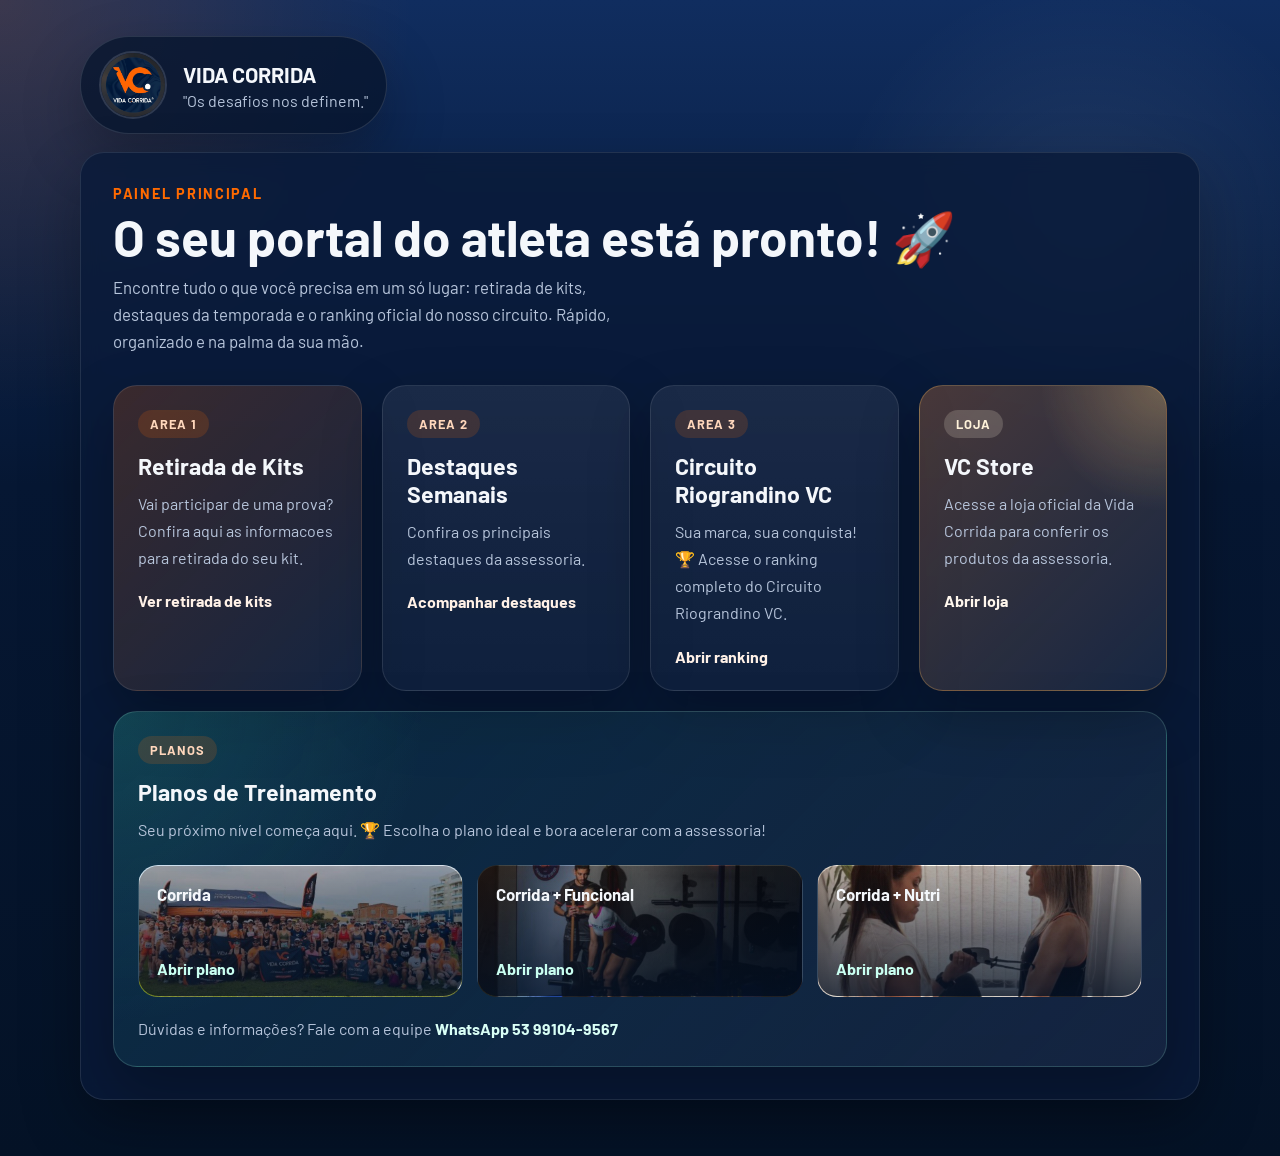
<file: index.html>
<!DOCTYPE html>
<html lang="pt-BR">
<head>
  <meta charset="UTF-8">
  <meta name="viewport" content="width=device-width, initial-scale=1.0">
  <title>Vida Corrida Assessoria</title>
  <link rel="preconnect" href="https://fonts.googleapis.com">
  <link rel="preconnect" href="https://fonts.gstatic.com" crossorigin>
  <link href="https://fonts.googleapis.com/css2?family=Barlow:wght@400;500;600;700&display=swap" rel="stylesheet">
  <link rel="stylesheet" href="styles.css">
</head>
<body>
  <main class="page home-page">
    <section class="brand-banner">
      <div class="brand-pill">
        <img src="assets/logo-vida-corrida.jpeg" alt="Logo Vida Corrida" class="brand-logo">
        <div>
          <p class="brand-name">VIDA CORRIDA</p>
          <p class="brand-subtitle">"Os desafios nos definem."</p>
        </div>
      </div>
    </section>

    <section class="panel home-hero">
      <p class="eyebrow">Painel principal</p>
      <h1>O seu portal do atleta está pronto! 🚀</h1>
      <p class="hero-text">
        Encontre tudo o que você precisa em um só lugar: retirada de kits, destaques da temporada e o ranking oficial do nosso circuito. Rápido, organizado e na palma da sua mão.
      </p>

      <div class="home-actions">
        <a href="retirada-kits.html" class="feature-card feature-card-primary">
          <span class="feature-tag">Area 1</span>
          <h2>Retirada de Kits</h2>
          <p>Vai participar de uma prova? Confira aqui as informacoes para retirada do seu kit.</p>
          <span class="feature-link">Ver retirada de kits</span>
        </a>

        <a href="destaques-semanais.html" class="feature-card">
          <span class="feature-tag">Area 2</span>
          <h2>Destaques Semanais</h2>
          <p>Confira os principais destaques da assessoria.</p>
          <span class="feature-link">Acompanhar destaques</span>
        </a>

        <a href="ranking-circuito-riograndino.html" class="feature-card">
          <span class="feature-tag">Area 3</span>
          <h2>Circuito Riograndino VC</h2>
          <p>Sua marca, sua conquista! 🏆 Acesse o ranking completo do Circuito Riograndino VC.</p>
          <span class="feature-link">Abrir ranking</span>
        </a>

        <a href="https://loja.menu/vcstore" class="feature-card feature-card-store" target="_blank" rel="noopener noreferrer">
          <span class="feature-tag">Loja</span>
          <h2>VC Store</h2>
          <p>Acesse a loja oficial da Vida Corrida para conferir os produtos da assessoria.</p>
          <span class="feature-link">Abrir loja</span>
        </a>

        <article class="feature-card feature-card-plans">
          <span class="feature-tag">Planos</span>
          <h2>Planos de Treinamento</h2>
          <p>Seu próximo nível começa aqui. 🏆 Escolha o plano ideal e bora acelerar com a assessoria!</p>

          <div class="plan-grid">
            <a href="https://treinus.place/sf/80/product/461-corrida" class="plan-card plan-card-running" target="_blank" rel="noopener noreferrer">
              <strong>Corrida</strong>
              <span>Abrir plano</span>
            </a>

            <a href="https://treinus.place/sf/80/product/504-corrida-funcional" class="plan-card plan-card-functional" target="_blank" rel="noopener noreferrer">
              <strong>Corrida + Funcional</strong>
              <span>Abrir plano</span>
            </a>

            <a href="https://treinus.place/sf/80/product/969-corrida-nutri" class="plan-card plan-card-nutri" target="_blank" rel="noopener noreferrer">
              <strong>Corrida + Nutri</strong>
              <span>Abrir plano</span>
            </a>
          </div>

          <p class="plan-help">
            Dúvidas e informações? Fale com a equipe
            <a href="https://wa.me/5553991049567" target="_blank" rel="noopener noreferrer">WhatsApp 53 99104-9567</a>
          </p>
        </article>
      </div>
    </section>
  </main>
</body>
</html>
</file>
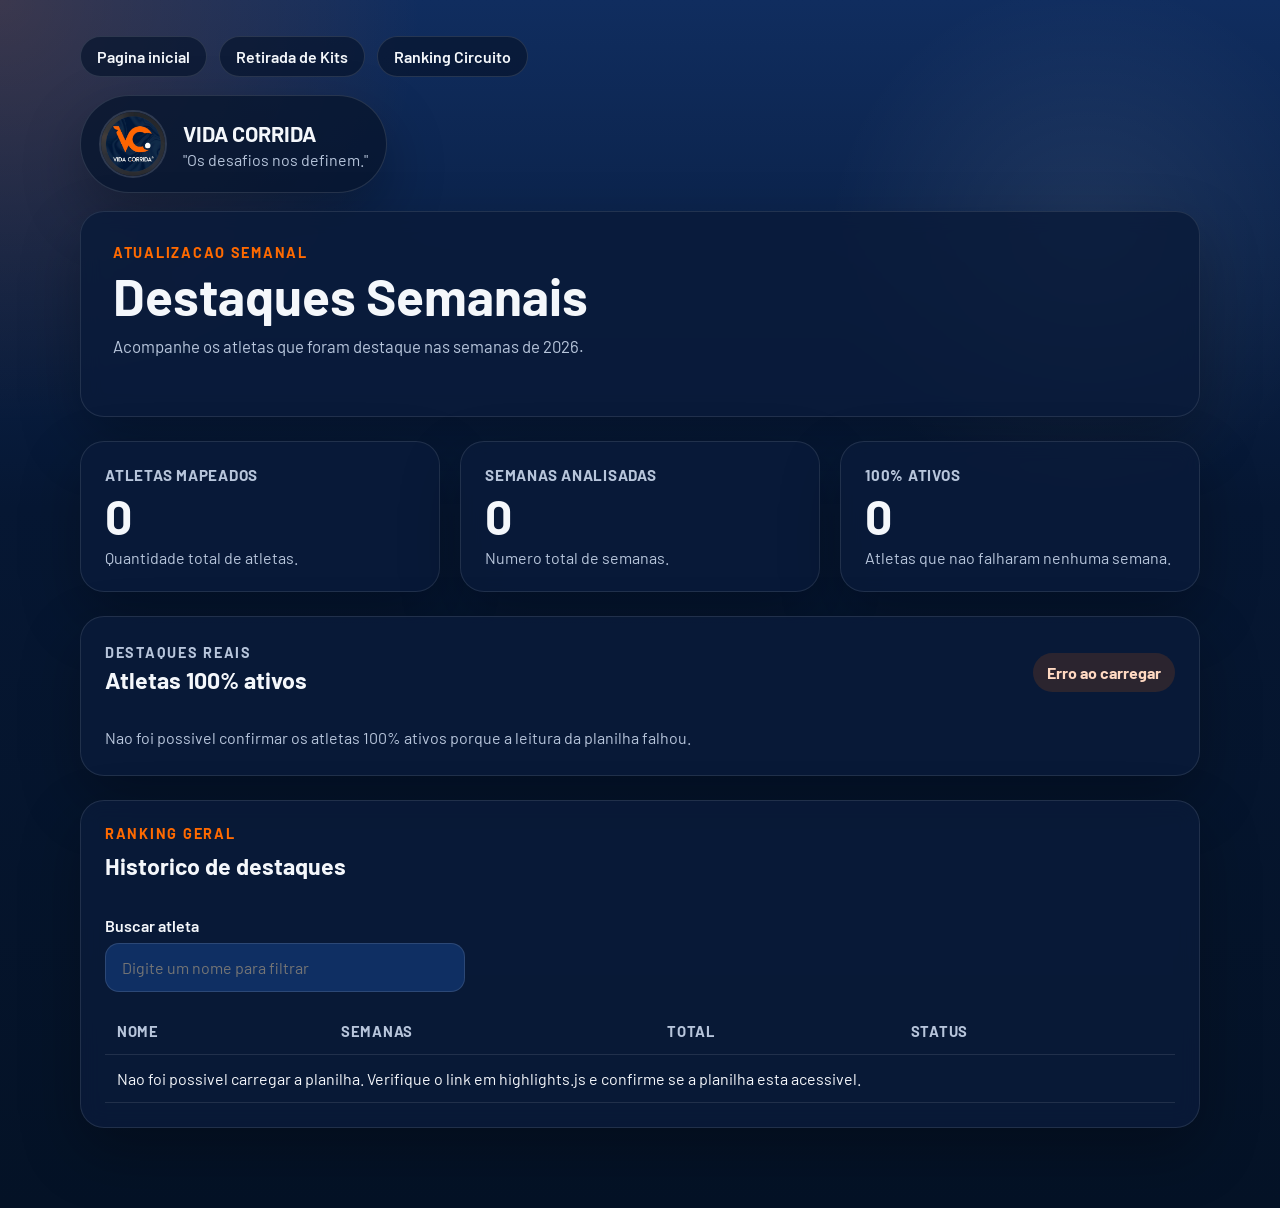
<file: destaques-semanais.html>
<!DOCTYPE html>
<html lang="pt-BR">
<head>
  <meta charset="UTF-8">
  <meta name="viewport" content="width=device-width, initial-scale=1.0">
  <title>Destaques Semanais</title>
  <link rel="preconnect" href="https://fonts.googleapis.com">
  <link rel="preconnect" href="https://fonts.gstatic.com" crossorigin>
  <link href="https://fonts.googleapis.com/css2?family=Barlow:wght@400;500;600;700&display=swap" rel="stylesheet">
  <link rel="stylesheet" href="styles.css">
</head>
<body>
  <main class="page">
    <nav class="top-nav" aria-label="Navegacao principal">
      <a href="index.html" class="nav-link">Pagina inicial</a>
      <a href="retirada-kits.html" class="nav-link">Retirada de Kits</a>
      <a href="ranking-circuito-riograndino.html" class="nav-link">Ranking Circuito</a>
    </nav>

    <section class="brand-banner">
      <div class="brand-pill">
        <img src="assets/logo-vida-corrida.jpeg" alt="Logo Vida Corrida" class="brand-logo">
        <div>
          <p class="brand-name">VIDA CORRIDA</p>
          <p class="brand-subtitle">"Os desafios nos definem."</p>
        </div>
      </div>
    </section>

    <section class="panel highlights-hero">
      <p class="eyebrow">Atualizacao semanal</p>
      <h1>Destaques Semanais</h1>
      <p class="hero-text">
        Acompanhe os atletas que foram destaque nas semanas de 2026.
      </p>
    </section>

    <section class="highlights-stat-grid">
      <article class="panel stat-card">
        <p class="stat-label">Atletas mapeados</p>
        <p id="athletes-count" class="stat-value">0</p>
        <p class="stat-support">Quantidade total de atletas.</p>
      </article>

      <article class="panel stat-card">
        <p class="stat-label">Semanas analisadas</p>
        <p id="weeks-count" class="stat-value">0</p>
        <p class="stat-support">Numero total de semanas.</p>
      </article>

      <article class="panel stat-card">
        <p class="stat-label">100% ativos</p>
        <p id="perfect-count" class="stat-value">0</p>
        <p class="stat-support">Atletas que nao falharam nenhuma semana.</p>
      </article>
    </section>

    <section class="panel highlight-card perfect-panel">
      <div class="overview-header">
        <div>
          <p class="eyebrow">Destaques reais</p>
          <h2>Atletas 100% ativos</h2>
        </div>
        <span id="sheet-status" class="count-badge">Aguardando informacoes</span>
      </div>

      <div id="perfect-list" class="perfect-list">
        <p class="empty-state">
          Assim que voce conectar a planilha, esta area vai mostrar quem esteve em destaque em todas as semanas.
        </p>
      </div>
    </section>

    <section class="panel table-panel highlights-table-panel">
      <div class="overview-header">
        <div>
          <p class="eyebrow">Ranking geral</p>
          <h2>Historico de destaques</h2>
        </div>
      </div>

      <label class="field search-field">
        <span>Buscar atleta</span>
        <input id="highlights-search" type="text" placeholder="Digite um nome para filtrar">
      </label>

      <div class="table-wrapper">
        <table>
          <thead>
            <tr>
              <th>Nome</th>
              <th>Semanas</th>
              <th>Total</th>
              <th>Status</th>
            </tr>
          </thead>
          <tbody id="highlights-table-body">
            <tr>
              <td colspan="4">Conecte a planilha para visualizar os dados.</td>
            </tr>
          </tbody>
        </table>
      </div>
    </section>
  </main>

  <script src="highlights.js"></script>
</body>
</html>
</file>
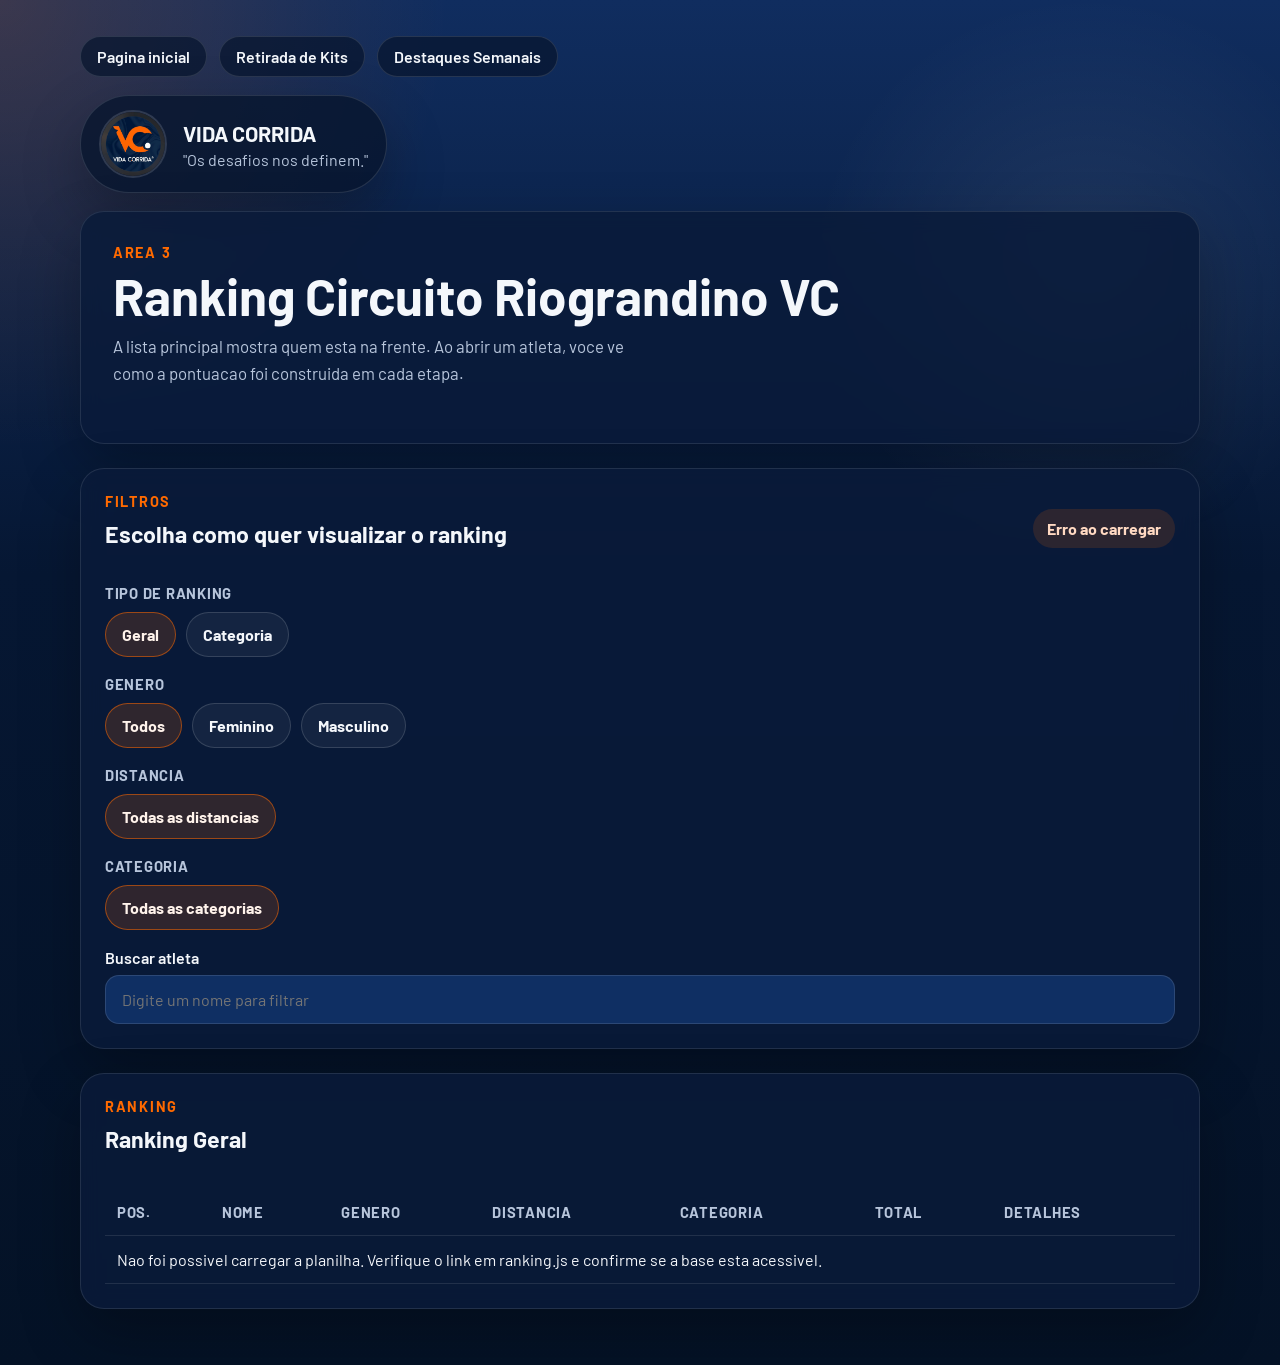
<file: ranking-circuito-riograndino.html>
<!DOCTYPE html>
<html lang="pt-BR">
<head>
  <meta charset="UTF-8">
  <meta name="viewport" content="width=device-width, initial-scale=1.0">
  <title>Ranking Circuito Riograndino VC</title>
  <link rel="preconnect" href="https://fonts.googleapis.com">
  <link rel="preconnect" href="https://fonts.gstatic.com" crossorigin>
  <link href="https://fonts.googleapis.com/css2?family=Barlow:wght@400;500;600;700&display=swap" rel="stylesheet">
  <link rel="stylesheet" href="styles.css">
</head>
<body>
  <main class="page">
    <nav class="top-nav" aria-label="Navegacao principal">
      <a href="index.html" class="nav-link">Pagina inicial</a>
      <a href="retirada-kits.html" class="nav-link">Retirada de Kits</a>
      <a href="destaques-semanais.html" class="nav-link">Destaques Semanais</a>
    </nav>

    <section class="brand-banner">
      <div class="brand-pill">
        <img src="assets/logo-vida-corrida.jpeg" alt="Logo Vida Corrida" class="brand-logo">
        <div>
          <p class="brand-name">VIDA CORRIDA</p>
          <p class="brand-subtitle">"Os desafios nos definem."</p>
        </div>
      </div>
    </section>

    <section class="panel ranking-hero">
      <p class="eyebrow">Area 3</p>
      <h1>Ranking Circuito Riograndino VC</h1>
      <p class="hero-text">
        A lista principal mostra quem esta na frente. Ao abrir um atleta, voce ve como a pontuacao foi construida em cada etapa.
      </p>
    </section>

    <section class="panel ranking-controls-panel">
      <div class="overview-header">
        <div>
          <p class="eyebrow">Filtros</p>
          <h2>Escolha como quer visualizar o ranking</h2>
        </div>
        <span id="ranking-sheet-status" class="count-badge">Aguardando planilha</span>
      </div>

      <div class="ranking-filters-stack">
        <div class="ranking-filter-block">
          <p class="ranking-filter-label">Tipo de ranking</p>
          <div class="ranking-view-toggle" role="tablist" aria-label="Tipos de ranking">
            <button type="button" class="toggle-button toggle-button-active" data-view="general">Geral</button>
            <button type="button" class="toggle-button" data-view="category">Categoria</button>
          </div>
        </div>

        <div class="ranking-filter-block">
          <p class="ranking-filter-label">Genero</p>
          <div class="ranking-view-toggle" role="tablist" aria-label="Filtro por genero">
            <button type="button" class="toggle-button toggle-button-active" data-gender="all">Todos</button>
            <button type="button" class="toggle-button" data-gender="FEM">Feminino</button>
            <button type="button" class="toggle-button" data-gender="MAS">Masculino</button>
          </div>
        </div>

        <div class="ranking-filter-block">
          <p class="ranking-filter-label">Distancia</p>
          <div id="ranking-distance-buttons" class="ranking-category-chips">
            <button type="button" class="toggle-button toggle-button-active" data-distance="all">Todas as distancias</button>
          </div>
        </div>

        <div class="ranking-filter-block">
          <p class="ranking-filter-label">Categoria</p>
          <div id="ranking-category-buttons" class="ranking-category-chips">
            <button type="button" class="toggle-button toggle-button-active" data-category="all">Todas as categorias</button>
          </div>
        </div>

        <label class="field ranking-search-field">
          <span>Buscar atleta</span>
          <input id="ranking-search" type="text" placeholder="Digite um nome para filtrar">
        </label>
      </div>
    </section>

    <section class="panel table-panel">
      <div class="overview-header">
        <div>
          <p class="eyebrow">Ranking</p>
          <h2 id="ranking-table-heading">Ranking Geral</h2>
        </div>
      </div>

      <div class="table-wrapper ranking-table-wrapper">
        <table>
          <thead>
            <tr>
              <th>Pos.</th>
              <th>Nome</th>
              <th>Genero</th>
              <th>Distancia</th>
              <th>Categoria</th>
              <th>Total</th>
              <th>Detalhes</th>
            </tr>
          </thead>
          <tbody id="ranking-table-body">
            <tr>
              <td colspan="7">Conecte a planilha para visualizar o ranking.</td>
            </tr>
          </tbody>
        </table>
      </div>

      <div id="ranking-card-list" class="ranking-card-list">
        <article class="ranking-athlete-card">
          <p class="ranking-card-empty">Conecte a planilha para visualizar o ranking.</p>
        </article>
      </div>
    </section>
  </main>

  <script src="ranking.js"></script>
</body>
</html>
</file>
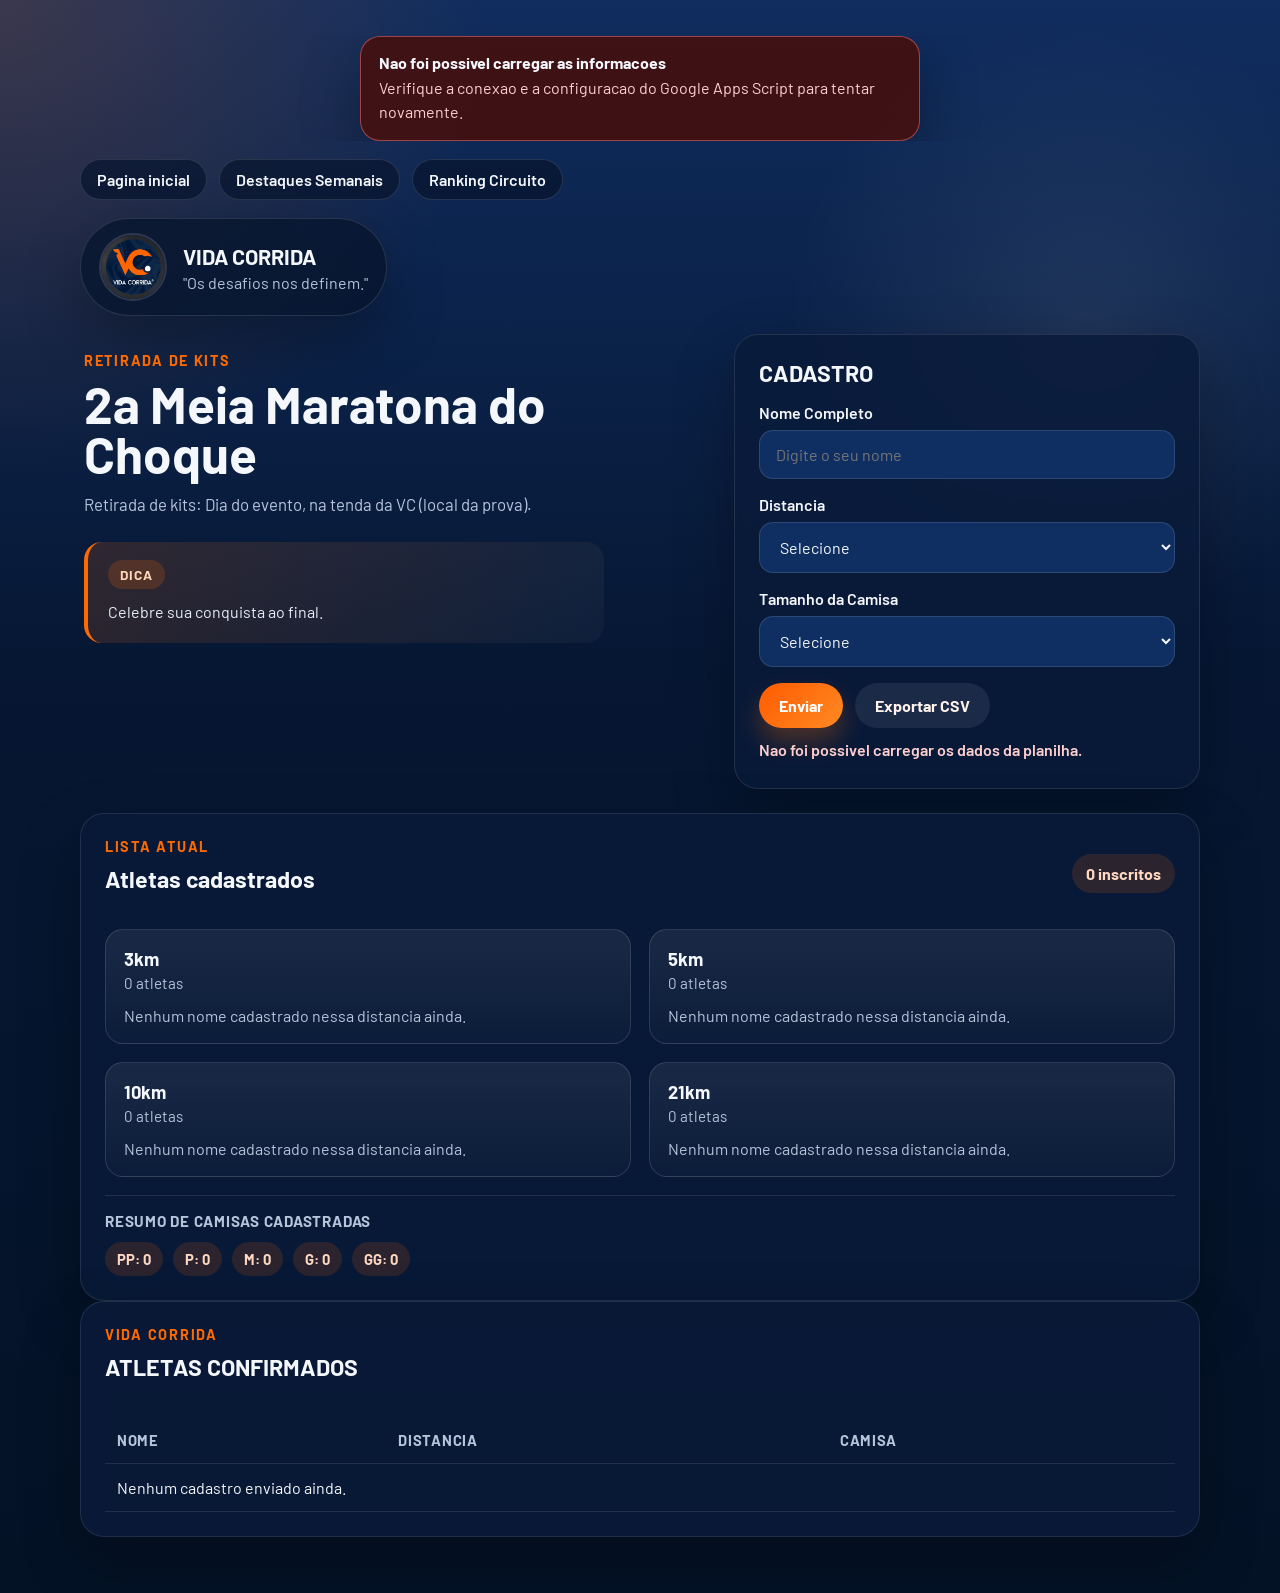
<file: retirada-kits.html>
<!DOCTYPE html>
<html lang="pt-BR">
<head>
  <meta charset="UTF-8">
  <meta name="viewport" content="width=device-width, initial-scale=1.0">
  <title>Retirada de Kits</title>
  <link rel="preconnect" href="https://fonts.googleapis.com">
  <link rel="preconnect" href="https://fonts.gstatic.com" crossorigin>
  <link href="https://fonts.googleapis.com/css2?family=Barlow:wght@400;500;600;700&display=swap" rel="stylesheet">
  <link rel="stylesheet" href="styles.css">
</head>
<body>
  <main class="page">
    <div id="status-box" class="status-box status-box-hidden" role="status" aria-live="polite" aria-atomic="true">
      <div class="status-box-panel">
        <span id="status-spinner" class="status-spinner" aria-hidden="true"></span>
        <div class="status-box-copy">
          <p id="status-box-title" class="status-box-title">Carregando informacoes...</p>
          <p id="status-box-text" class="status-box-text">Aguarde enquanto buscamos os dados atualizados.</p>
        </div>
      </div>
    </div>

    <nav class="top-nav" aria-label="Navegacao principal">
      <a href="index.html" class="nav-link">Pagina inicial</a>
      <a href="destaques-semanais.html" class="nav-link">Destaques Semanais</a>
      <a href="ranking-circuito-riograndino.html" class="nav-link">Ranking Circuito</a>
    </nav>

    <section class="brand-banner">
      <div class="brand-pill">
        <img src="assets/logo-vida-corrida.jpeg" alt="Logo Vida Corrida" class="brand-logo">
        <div>
          <p class="brand-name">VIDA CORRIDA</p>
          <p class="brand-subtitle">"Os desafios nos definem."</p>
        </div>
      </div>
    </section>

    <section class="hero">
      <div class="hero-copy">
        <p class="eyebrow">Retirada de Kits</p>
        <h1>2a Meia Maratona do Choque</h1>
        <p class="hero-text">
          Retirada de kits: Dia do evento, na tenda da VC (local da prova).
        </p>
        <div class="hero-highlight">
          <span class="highlight-label">DICA</span>
          <p>
            Celebre sua conquista ao final.
          </p>
        </div>
      </div>

      <div class="panel form-panel">
        <h2>CADASTRO</h2>

        <form id="kit-form" novalidate>
          <label class="field">
            <span>Nome Completo</span>
            <input id="fullName" name="fullName" type="text" placeholder="Digite o seu nome" required>
          </label>

          <label class="field">
            <span>Distancia</span>
            <select id="distance" name="distance" required>
              <option value="">Selecione</option>
              <option value="3km">3km</option>
              <option value="5km">5km</option>
              <option value="10km">10km</option>
              <option value="21km">21km</option>
            </select>
          </label>

          <label class="field">
            <span>Tamanho da Camisa</span>
            <select id="shirtSize" name="shirtSize" required>
              <option value="">Selecione</option>
              <option value="PP">PP</option>
              <option value="P">P</option>
              <option value="M">M</option>
              <option value="G">G</option>
              <option value="GG">GG</option>
            </select>
          </label>

          <div class="actions">
            <button type="submit" class="primary-button">Enviar</button>
            <button type="button" id="export-button" class="secondary-button">Exportar CSV</button>
          </div>

          <p id="form-message" class="form-message" aria-live="polite"></p>
        </form>
      </div>
    </section>

    <section class="panel overview">
      <div class="overview-header">
        <div>
          <p class="eyebrow">Lista atual</p>
          <h2>Atletas cadastrados</h2>
        </div>
        <span id="total-count" class="count-badge">0 inscritos</span>
      </div>

      <div id="distance-groups" class="distance-groups" aria-live="polite"></div>
      <div id="shirt-summary" class="shirt-summary" aria-live="polite"></div>
    </section>

    <section class="panel table-panel">
      <div class="overview-header">
        <div>
          <p class="eyebrow">VIDA CORRIDA</p>
          <h2>ATLETAS CONFIRMADOS</h2>
        </div>
      </div>

      <div class="table-wrapper">
        <table>
          <thead>
            <tr>
              <th>Nome</th>
              <th>Distancia</th>
              <th>Camisa</th>
            </tr>
          </thead>
          <tbody id="entries-table-body"></tbody>
        </table>
      </div>
    </section>
  </main>

  <script src="app.js"></script>
</body>
</html>
</file>
<file: styles.css>
:root {
  --bg: #061733;
  --bg-accent: #0d2653;
  --panel: rgba(10, 27, 58, 0.84);
  --panel-strong: #0f2f63;
  --text: #f4f7fb;
  --muted: #b7c5db;
  --line: rgba(255, 255, 255, 0.12);
  --brand: #ff6a00;
  --brand-strong: #ff7f24;
  --soft: rgba(255, 106, 0, 0.14);
  --shadow: 0 24px 60px rgba(0, 0, 0, 0.28);
  font-family: "Barlow", sans-serif;
}

* {
  box-sizing: border-box;
}

body {
  margin: 0;
  min-height: 100vh;
  color: var(--text);
  background:
    radial-gradient(circle at top left, rgba(255, 106, 0, 0.18), transparent 24%),
    radial-gradient(circle at 85% 20%, rgba(255, 255, 255, 0.08), transparent 18%),
    linear-gradient(180deg, #102d5f 0%, var(--bg) 42%, #041226 100%);
}

.page {
  width: min(1120px, calc(100% - 32px));
  margin: 0 auto;
  padding: 36px 0 56px;
}

.home-page {
  display: grid;
  align-content: center;
  min-height: 100vh;
}

.top-nav {
  display: flex;
  gap: 12px;
  flex-wrap: wrap;
  margin-bottom: 18px;
}

.nav-link {
  display: inline-flex;
  align-items: center;
  padding: 10px 16px;
  border: 1px solid rgba(255, 255, 255, 0.12);
  border-radius: 999px;
  background: rgba(7, 21, 46, 0.72);
  color: var(--text);
  text-decoration: none;
  font-weight: 600;
  transition: transform 0.2s ease, border-color 0.2s ease, background 0.2s ease;
}

.nav-link:hover {
  transform: translateY(-1px);
  border-color: rgba(255, 106, 0, 0.45);
  background: rgba(255, 106, 0, 0.12);
}

.brand-banner {
  margin-bottom: 18px;
}

.brand-pill {
  display: inline-flex;
  align-items: center;
  gap: 16px;
  padding: 14px 18px;
  border: 1px solid rgba(255, 255, 255, 0.12);
  border-radius: 999px;
  background: rgba(7, 21, 46, 0.78);
  box-shadow: var(--shadow);
}

.brand-logo {
  width: 68px;
  height: 68px;
  border-radius: 50%;
  object-fit: cover;
  border: 2px solid rgba(255, 255, 255, 0.14);
}

.brand-name {
  margin-bottom: 4px;
  font-size: 1.35rem;
  font-weight: 700;
}

.brand-subtitle {
  margin-bottom: 0;
  color: var(--muted);
}

.hero {
  display: grid;
  grid-template-columns: 1.15fr 0.85fr;
  gap: 24px;
  align-items: start;
  margin-bottom: 24px;
}

.home-hero,
.highlights-hero {
  padding: 32px;
}

.home-actions {
  display: grid;
  grid-template-columns: repeat(auto-fit, minmax(240px, 1fr));
  gap: 20px;
  margin-top: 30px;
}

.feature-card {
  display: block;
  padding: 24px;
  border: 1px solid rgba(255, 255, 255, 0.1);
  border-radius: 24px;
  background: linear-gradient(180deg, rgba(255, 255, 255, 0.07), rgba(255, 255, 255, 0.03));
  color: var(--text);
  text-decoration: none;
  box-shadow: var(--shadow);
  transition: transform 0.2s ease, border-color 0.2s ease, box-shadow 0.2s ease;
}

.feature-card:hover {
  transform: translateY(-3px);
  border-color: rgba(255, 106, 0, 0.35);
  box-shadow: 0 30px 70px rgba(0, 0, 0, 0.35);
}

.feature-card-primary {
  background: linear-gradient(135deg, rgba(255, 106, 0, 0.2), rgba(255, 255, 255, 0.05));
}

.feature-card-store {
  position: relative;
  overflow: hidden;
  border-color: rgba(255, 188, 92, 0.28);
  background:
    radial-gradient(circle at top right, rgba(255, 205, 120, 0.3), transparent 32%),
    linear-gradient(135deg, rgba(255, 146, 61, 0.26), rgba(255, 255, 255, 0.06));
}

.feature-card-store::before {
  content: "";
  position: absolute;
  inset: 0;
  background: linear-gradient(120deg, transparent 0%, rgba(255, 255, 255, 0.08) 45%, transparent 100%);
  transform: translateX(-100%);
  transition: transform 0.45s ease;
}

.feature-card-store:hover::before {
  transform: translateX(100%);
}

.feature-card-store .feature-tag {
  background: rgba(255, 243, 220, 0.18);
  color: #fff2da;
}

.feature-card-store .feature-link {
  color: #fff7ed;
}

.feature-card-plans {
  grid-column: 1 / -1;
  border-color: rgba(145, 214, 196, 0.22);
  background:
    radial-gradient(circle at top left, rgba(67, 201, 168, 0.16), transparent 28%),
    linear-gradient(135deg, rgba(10, 63, 83, 0.46), rgba(255, 255, 255, 0.05));
}

.plan-grid {
  display: grid;
  grid-template-columns: repeat(3, minmax(0, 1fr));
  gap: 14px;
  margin-top: 22px;
}

.plan-card {
  position: relative;
  display: grid;
  gap: 10px;
  align-content: space-between;
  min-height: 132px;
  padding: 18px;
  border: 1px solid rgba(255, 255, 255, 0.12);
  border-radius: 20px;
  overflow: hidden;
  background-color: rgba(255, 255, 255, 0.05);
  background-position: center;
  background-size: cover;
  background-repeat: no-repeat;
  color: var(--text);
  text-decoration: none;
  transition: transform 0.2s ease, border-color 0.2s ease, background 0.2s ease;
}

.plan-card::before {
  content: "";
  position: absolute;
  inset: 0;
  background:
    linear-gradient(180deg, rgba(4, 18, 38, 0.28) 0%, rgba(4, 18, 38, 0.8) 100%),
    linear-gradient(120deg, rgba(255, 106, 0, 0.12), rgba(6, 23, 51, 0.12));
}

.plan-card:hover {
  transform: translateY(-2px);
  border-color: rgba(67, 201, 168, 0.45);
}

.plan-card > * {
  position: relative;
  z-index: 1;
}

.plan-card strong {
  font-size: 1.05rem;
  line-height: 1.3;
}

.plan-card span {
  color: #c9fff1;
  font-weight: 700;
}

.plan-help {
  margin: 18px 0 0;
  color: var(--muted);
  line-height: 1.6;
}

.plan-help a {
  color: #d9fff6;
  font-weight: 700;
  text-decoration: none;
}

.plan-help a:hover {
  text-decoration: underline;
}

.plan-card-running {
  background-image: url("assets/plan-corrida.jpeg");
}

.plan-card-functional {
  background-image: url("assets/plan-corrida-funcional.jpeg");
}

.plan-card-nutri {
  background-image: url("assets/plan-corrida-nutri.jpeg");
}

.feature-card h2,
.highlight-card h2 {
  margin-bottom: 10px;
}

.feature-card p,
.highlight-card p {
  margin-bottom: 0;
  color: var(--muted);
  line-height: 1.7;
}

.feature-tag {
  display: inline-flex;
  margin-bottom: 14px;
  padding: 6px 12px;
  border-radius: 999px;
  background: rgba(255, 106, 0, 0.16);
  color: #ffd7bc;
  font-size: 0.8rem;
  font-weight: 700;
  letter-spacing: 0.08em;
  text-transform: uppercase;
}

.feature-link {
  display: inline-flex;
  margin-top: 20px;
  color: #fff1e7;
  font-weight: 700;
}

.eyebrow {
  margin: 0 0 10px;
  font-size: 0.9rem;
  font-weight: 700;
  letter-spacing: 0.12em;
  text-transform: uppercase;
  color: var(--brand);
}

.hero-copy {
  padding: 18px 6px 0 4px;
}

h1,
h2,
h3,
p {
  margin-top: 0;
}

h1 {
  margin-bottom: 12px;
  font-size: clamp(2rem, 4vw, 3.6rem);
  line-height: 0.98;
}

h2 {
  margin-bottom: 16px;
  font-size: 1.45rem;
}

.hero-text {
  max-width: 58ch;
  margin-bottom: 24px;
  color: var(--muted);
  font-size: 1.05rem;
  line-height: 1.6;
}

.hero-highlight {
  max-width: 520px;
  padding: 18px 20px;
  border-left: 4px solid var(--brand);
  border-radius: 18px;
  background: linear-gradient(135deg, rgba(255, 106, 0, 0.16), rgba(255, 255, 255, 0.03));
}

.highlight-label {
  display: inline-block;
  margin-bottom: 10px;
  padding: 6px 12px;
  border-radius: 999px;
  background: rgba(255, 106, 0, 0.18);
  color: #ffd7bc;
  font-size: 0.85rem;
  font-weight: 700;
  letter-spacing: 0.08em;
  text-transform: uppercase;
}

.hero-highlight p {
  margin-bottom: 0;
  color: #e6edf8;
  line-height: 1.6;
}

.panel {
  border: 1px solid rgba(255, 255, 255, 0.1);
  border-radius: 24px;
  background: var(--panel);
  box-shadow: var(--shadow);
  backdrop-filter: blur(10px);
}

.status-box {
  position: sticky;
  top: 18px;
  z-index: 20;
  display: flex;
  justify-content: center;
  max-height: 220px;
  margin-bottom: 18px;
  overflow: hidden;
  transition: opacity 0.25s ease, transform 0.25s ease, max-height 0.25s ease, margin-bottom 0.25s ease;
}

.status-box-hidden {
  opacity: 0;
  transform: translateY(-8px);
  max-height: 0;
  margin-bottom: 0;
  pointer-events: none;
}

.status-box-panel {
  display: flex;
  align-items: center;
  gap: 14px;
  width: min(100%, 560px);
  padding: 16px 18px;
  border: 1px solid rgba(255, 255, 255, 0.14);
  border-radius: 20px;
  background: rgba(7, 21, 46, 0.94);
  box-shadow: var(--shadow);
}

.status-box-info .status-box-panel {
  border-color: rgba(255, 255, 255, 0.14);
}

.status-box-success .status-box-panel {
  border-color: rgba(65, 201, 141, 0.55);
  background: rgba(8, 46, 35, 0.94);
}

.status-box-error .status-box-panel {
  border-color: rgba(255, 117, 117, 0.5);
  background: rgba(66, 18, 18, 0.94);
}

.status-spinner {
  width: 18px;
  height: 18px;
  flex: 0 0 18px;
  border: 2px solid rgba(255, 255, 255, 0.22);
  border-top-color: var(--brand);
  border-radius: 50%;
  animation: status-spin 0.8s linear infinite;
}

.status-spinner-hidden {
  display: none;
}

.status-box-title,
.status-box-text {
  margin-bottom: 0;
}

.status-box-title {
  font-size: 1rem;
  font-weight: 700;
}

.status-box-text {
  margin-top: 4px;
  color: var(--muted);
  line-height: 1.5;
}

.status-box-success .status-box-text {
  color: #d8ffef;
}

.status-box-error .status-box-text {
  color: #ffd0d0;
}

.form-panel,
.overview,
.table-panel {
  padding: 24px;
}

.field {
  display: block;
  margin-bottom: 16px;
}

.field span {
  display: block;
  margin-bottom: 8px;
  font-weight: 600;
}

input,
select,
button {
  font: inherit;
}

input,
select {
  width: 100%;
  border: 1px solid var(--line);
  border-radius: 14px;
  padding: 14px 16px;
  background: var(--panel-strong);
  color: var(--text);
  outline: none;
  transition: border-color 0.2s ease, box-shadow 0.2s ease, transform 0.2s ease;
}

input:focus,
select:focus {
  border-color: var(--brand);
  box-shadow: 0 0 0 4px rgba(29, 111, 95, 0.12);
  transform: translateY(-1px);
}

input:disabled,
select:disabled,
button:disabled {
  opacity: 0.68;
  cursor: not-allowed;
}

.actions {
  display: flex;
  gap: 12px;
  flex-wrap: wrap;
  margin-top: 8px;
}

.primary-button,
.secondary-button {
  border: none;
  border-radius: 999px;
  padding: 13px 20px;
  font-weight: 700;
  cursor: pointer;
  transition: transform 0.2s ease, opacity 0.2s ease, box-shadow 0.2s ease;
}

.primary-button {
  color: #fff;
  background: linear-gradient(135deg, #ff5b00 0%, #ff8a24 100%);
  box-shadow: 0 14px 26px rgba(255, 106, 0, 0.28);
}

.secondary-button {
  color: #fff3eb;
  background: rgba(255, 255, 255, 0.08);
}

.primary-button:hover,
.secondary-button:hover {
  transform: translateY(-1px);
}

.form-message {
  min-height: 24px;
  margin: 12px 0 0;
  font-weight: 600;
  color: #ffd6bd;
}

.overview-header {
  display: flex;
  justify-content: space-between;
  gap: 16px;
  align-items: center;
  margin-bottom: 20px;
}

.count-badge {
  padding: 10px 14px;
  border-radius: 999px;
  background: rgba(255, 106, 0, 0.14);
  color: #ffd9c2;
  font-weight: 700;
}

.distance-groups {
  display: grid;
  grid-template-columns: repeat(2, minmax(0, 1fr));
  gap: 18px;
  margin-bottom: 18px;
}

.distance-card {
  padding: 18px;
  border: 1px solid var(--line);
  border-radius: 18px;
  background: linear-gradient(180deg, rgba(255, 255, 255, 0.07), rgba(255, 255, 255, 0.02));
}

.distance-card h3 {
  margin-bottom: 4px;
  font-size: 1.15rem;
}

.distance-count {
  margin-bottom: 14px;
  color: var(--muted);
  font-size: 0.95rem;
}

.names-list {
  list-style: none;
  margin: 0;
  padding: 0;
  display: grid;
  gap: 10px;
}

.names-list li {
  display: block;
  padding-bottom: 10px;
  border-bottom: 1px dashed rgba(31, 35, 33, 0.12);
}

.athlete-line {
  font-weight: 600;
}

.shirt-summary {
  padding-top: 16px;
  border-top: 1px solid rgba(255, 255, 255, 0.1);
}

.shirt-summary-title {
  margin-bottom: 12px;
  color: var(--muted);
  font-size: 0.95rem;
  font-weight: 700;
  text-transform: uppercase;
  letter-spacing: 0.05em;
}

.shirt-summary-list {
  display: flex;
  gap: 10px;
  flex-wrap: wrap;
}

.shirt-summary-pill {
  padding: 8px 12px;
  border-radius: 999px;
  background: rgba(255, 106, 0, 0.14);
  color: #ffd8c2;
  font-size: 0.92rem;
  font-weight: 700;
}

.empty-state {
  margin: 0;
  color: var(--muted);
}

.table-wrapper {
  overflow-x: auto;
}

.highlight-note {
  margin-top: 24px;
}

.ranking-hero {
  padding: 32px;
  margin-bottom: 24px;
}

.ranking-controls-panel {
  padding: 24px;
  margin-bottom: 24px;
}

.ranking-filters-stack {
  display: grid;
  gap: 18px;
}

.ranking-filter-block {
  display: grid;
  gap: 10px;
}

.ranking-filter-label {
  margin-bottom: 0;
  color: var(--muted);
  font-size: 0.92rem;
  font-weight: 700;
  text-transform: uppercase;
  letter-spacing: 0.05em;
}

.ranking-view-toggle {
  display: flex;
  gap: 10px;
  flex-wrap: wrap;
}

.ranking-search-field {
  margin-bottom: 0;
}

.ranking-category-chips {
  display: flex;
  gap: 10px;
  flex-wrap: wrap;
}

.ranking-category-button {
  padding-inline: 14px;
}

.ranking-detail-button {
  min-width: 132px;
}

.toggle-button {
  border: 1px solid rgba(255, 255, 255, 0.14);
  border-radius: 999px;
  padding: 12px 16px;
  background: rgba(255, 255, 255, 0.05);
  color: var(--text);
  font-weight: 700;
  cursor: pointer;
  transition: transform 0.2s ease, border-color 0.2s ease, background 0.2s ease;
}

.toggle-button:hover {
  transform: translateY(-1px);
  border-color: rgba(255, 106, 0, 0.35);
}

.toggle-button-active {
  border-color: rgba(255, 106, 0, 0.52);
  background: rgba(255, 106, 0, 0.16);
  color: #fff3eb;
}

.ranking-chip {
  display: inline-flex;
  align-items: center;
  padding: 8px 12px;
  border-radius: 999px;
  background: rgba(255, 255, 255, 0.08);
  color: var(--text);
  font-size: 0.9rem;
  font-weight: 700;
}

.ranking-chip-strong {
  background: rgba(255, 106, 0, 0.16);
  color: #ffd8c2;
}

.ranking-position {
  display: inline-flex;
  align-items: center;
  justify-content: center;
  min-width: 40px;
  padding: 8px 10px;
  border-radius: 999px;
  background: rgba(255, 106, 0, 0.14);
  color: #ffd9c2;
  font-weight: 700;
}

.ranking-points {
  font-weight: 700;
}

.ranking-detail-row td {
  padding-top: 0;
}

.ranking-detail-panel,
.ranking-card-details {
  display: grid;
  gap: 12px;
  margin-top: 14px;
  padding: 16px;
  border: 1px solid rgba(255, 255, 255, 0.08);
  border-radius: 18px;
  background: rgba(255, 255, 255, 0.03);
}

.ranking-stage-detail-item {
  display: flex;
  justify-content: space-between;
  gap: 16px;
  align-items: center;
  padding: 12px 0;
  border-bottom: 1px solid rgba(255, 255, 255, 0.08);
}

.ranking-stage-detail-item:last-child {
  padding-bottom: 0;
  border-bottom: none;
}

.ranking-stage-detail-title {
  margin-bottom: 4px;
  font-size: 1rem;
  font-weight: 700;
}

.ranking-stage-detail-meta {
  margin-bottom: 0;
  color: var(--muted);
  font-size: 0.9rem;
}

.ranking-stage-detail-points {
  display: flex;
  gap: 10px;
  flex-wrap: wrap;
  justify-content: flex-end;
}

.ranking-card-list {
  display: none;
  gap: 14px;
}

.ranking-athlete-card {
  padding: 18px;
  border: 1px solid rgba(255, 255, 255, 0.1);
  border-radius: 20px;
  background: linear-gradient(180deg, rgba(255, 255, 255, 0.07), rgba(255, 255, 255, 0.03));
}

.ranking-athlete-card-top {
  display: grid;
  grid-template-columns: auto 1fr auto;
  gap: 12px;
  align-items: center;
}

.ranking-athlete-main {
  min-width: 0;
}

.ranking-athlete-name {
  margin-bottom: 4px;
  font-size: 1.05rem;
  font-weight: 700;
}

.ranking-athlete-meta {
  margin-bottom: 0;
  color: var(--muted);
  font-size: 0.9rem;
  line-height: 1.4;
}

.ranking-athlete-total {
  text-align: right;
}

.ranking-athlete-total-label {
  display: block;
  margin-bottom: 4px;
  color: var(--muted);
  font-size: 0.78rem;
  font-weight: 700;
  text-transform: uppercase;
  letter-spacing: 0.06em;
}

.ranking-athlete-card-bottom {
  display: flex;
  gap: 10px;
  flex-wrap: wrap;
  margin-top: 14px;
}

.ranking-card-empty {
  margin: 0;
  color: var(--muted);
}

.highlights-stat-grid {
  display: grid;
  grid-template-columns: repeat(3, minmax(0, 1fr));
  gap: 20px;
  margin: 24px 0;
}

.stat-card {
  padding: 24px;
}

.stat-label {
  margin-bottom: 8px;
  color: var(--muted);
  font-size: 0.95rem;
  font-weight: 700;
  text-transform: uppercase;
  letter-spacing: 0.05em;
}

.stat-value {
  margin-bottom: 8px;
  font-size: clamp(2rem, 4vw, 3rem);
  font-weight: 700;
  line-height: 1;
}

.stat-support {
  margin-bottom: 0;
  color: var(--muted);
}

.perfect-panel,
.highlights-table-panel {
  margin-bottom: 24px;
}

.perfect-list {
  display: flex;
  flex-wrap: wrap;
  gap: 12px;
}

.perfect-name-pill {
  display: inline-flex;
  align-items: center;
  min-height: 44px;
  padding: 10px 16px;
  border: 1px solid rgba(255, 106, 0, 0.22);
  border-radius: 999px;
  background: linear-gradient(135deg, rgba(255, 106, 0, 0.18), rgba(255, 255, 255, 0.04));
  color: #fff3eb;
  font-weight: 700;
}

.week-chip-list {
  display: flex;
  gap: 8px;
  flex-wrap: wrap;
}

.week-chip-list-compact {
  gap: 6px;
}

.week-chip {
  padding: 6px 10px;
  border-radius: 999px;
  background: rgba(255, 255, 255, 0.08);
  color: var(--text);
  font-size: 0.88rem;
  font-weight: 600;
}

.week-chip-list-compact .week-chip {
  min-width: 32px;
  justify-content: center;
  padding: 5px 8px;
  font-size: 0.82rem;
  text-align: center;
}

.search-field {
  max-width: 360px;
}

.table-status {
  display: inline-flex;
  padding: 6px 10px;
  border-radius: 999px;
  background: rgba(255, 255, 255, 0.08);
  color: var(--text);
  font-size: 0.88rem;
  font-weight: 700;
}

.table-status-perfect {
  background: rgba(255, 106, 0, 0.16);
  color: #ffd8c2;
}

.highlight-card {
  padding: 24px;
}

table {
  width: 100%;
  border-collapse: collapse;
}

th,
td {
  text-align: left;
  padding: 14px 12px;
  border-bottom: 1px solid rgba(255, 255, 255, 0.1);
}

th {
  font-size: 0.92rem;
  text-transform: uppercase;
  letter-spacing: 0.05em;
  color: var(--muted);
}

tbody tr:hover {
  background: rgba(255, 255, 255, 0.05);
}

@keyframes status-spin {
  from {
    transform: rotate(0deg);
  }

  to {
    transform: rotate(360deg);
  }
}

@media (max-width: 860px) {
  .hero,
  .distance-groups,
  .home-actions,
  .highlights-stat-grid,
  .plan-grid {
    grid-template-columns: 1fr;
  }

  .brand-pill {
    display: flex;
    width: 100%;
    border-radius: 28px;
  }
}

@media (max-width: 560px) {
  .page {
    width: min(100% - 20px, 1120px);
    padding-top: 20px;
  }

  .form-panel,
  .overview,
  .table-panel,
  .ranking-controls-panel,
  .ranking-hero,
  .home-hero,
  .highlights-hero {
    padding: 18px;
  }

  .overview-header,
  .actions {
    flex-direction: column;
    align-items: flex-start;
  }

  .ranking-table-wrapper {
    display: none;
  }

  .ranking-card-list {
    display: grid;
  }

  .ranking-athlete-card-top {
    grid-template-columns: auto 1fr;
  }

  .ranking-athlete-total {
    grid-column: 1 / -1;
    text-align: left;
  }

  .ranking-stage-detail-item {
    align-items: flex-start;
    flex-direction: column;
  }

  .ranking-stage-detail-points {
    justify-content: flex-start;
  }

  .primary-button,
  .secondary-button,
  .toggle-button {
    width: 100%;
  }
}
</file>
